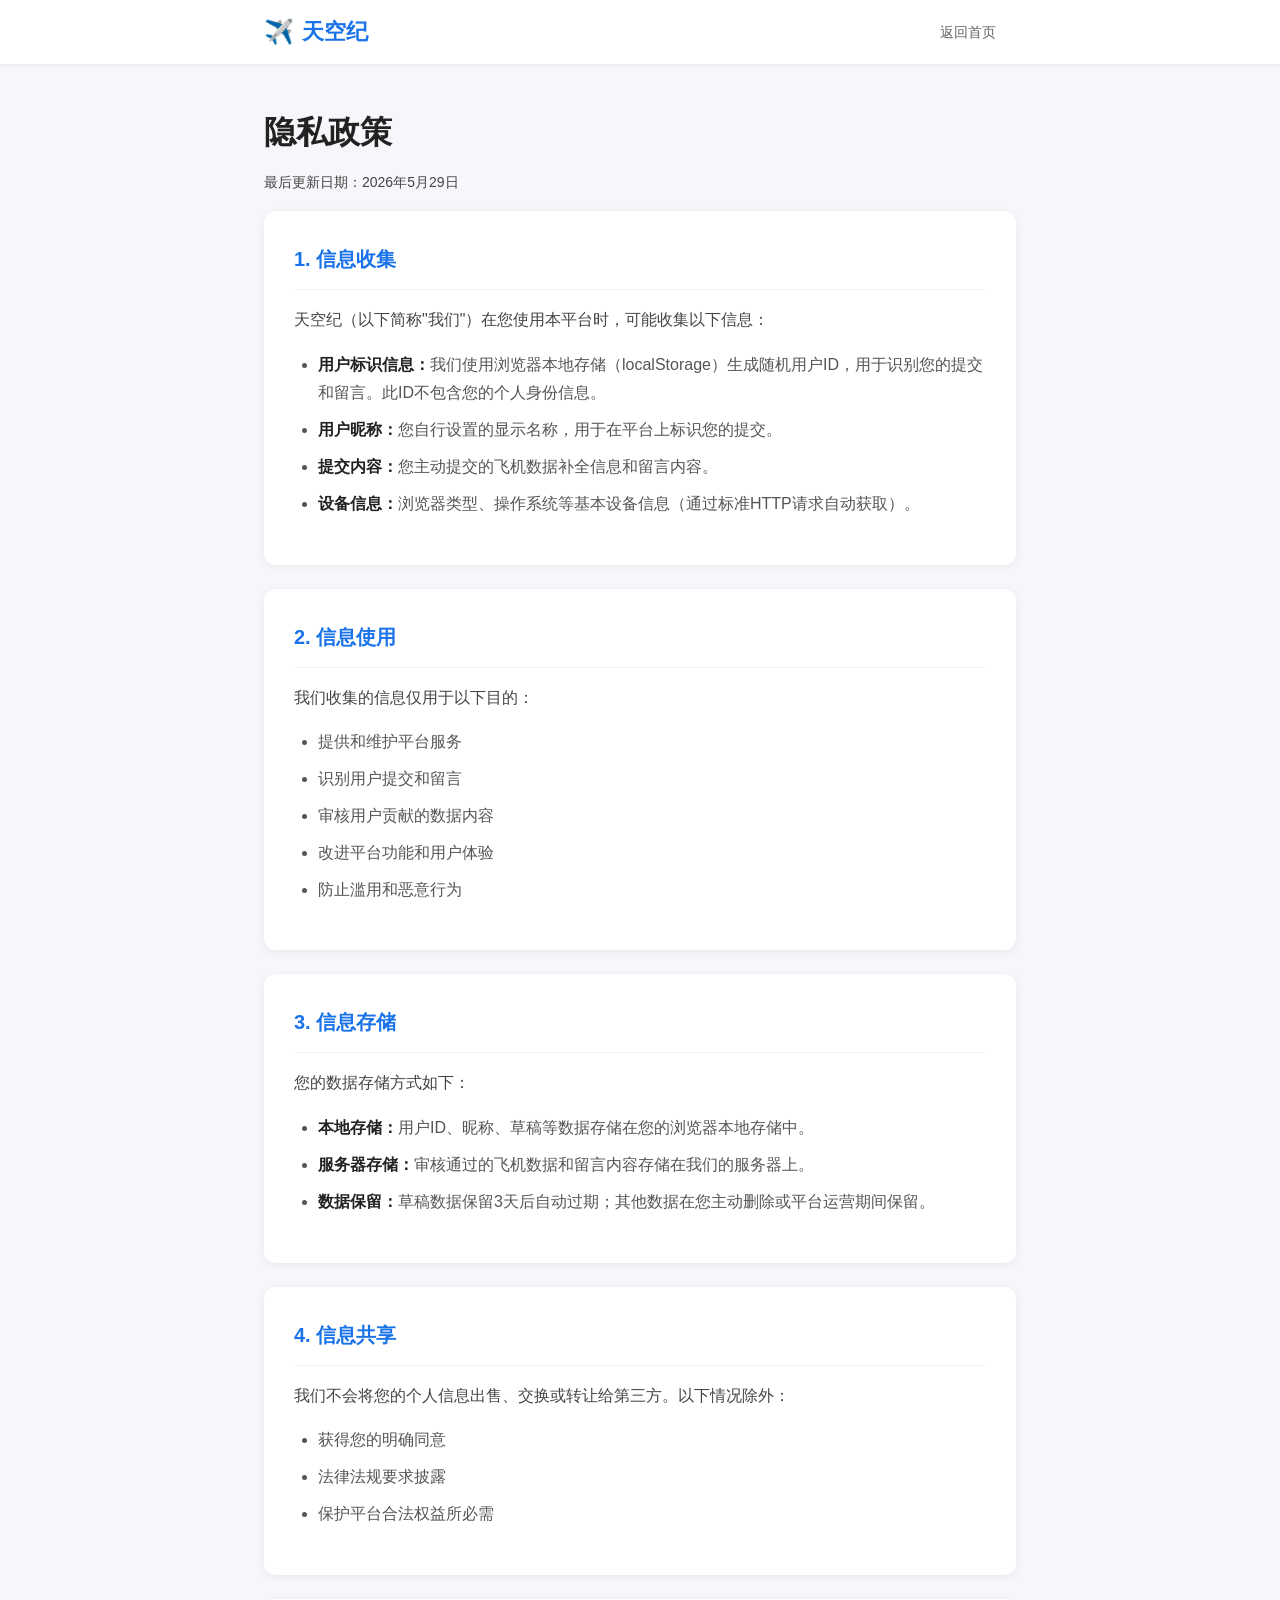
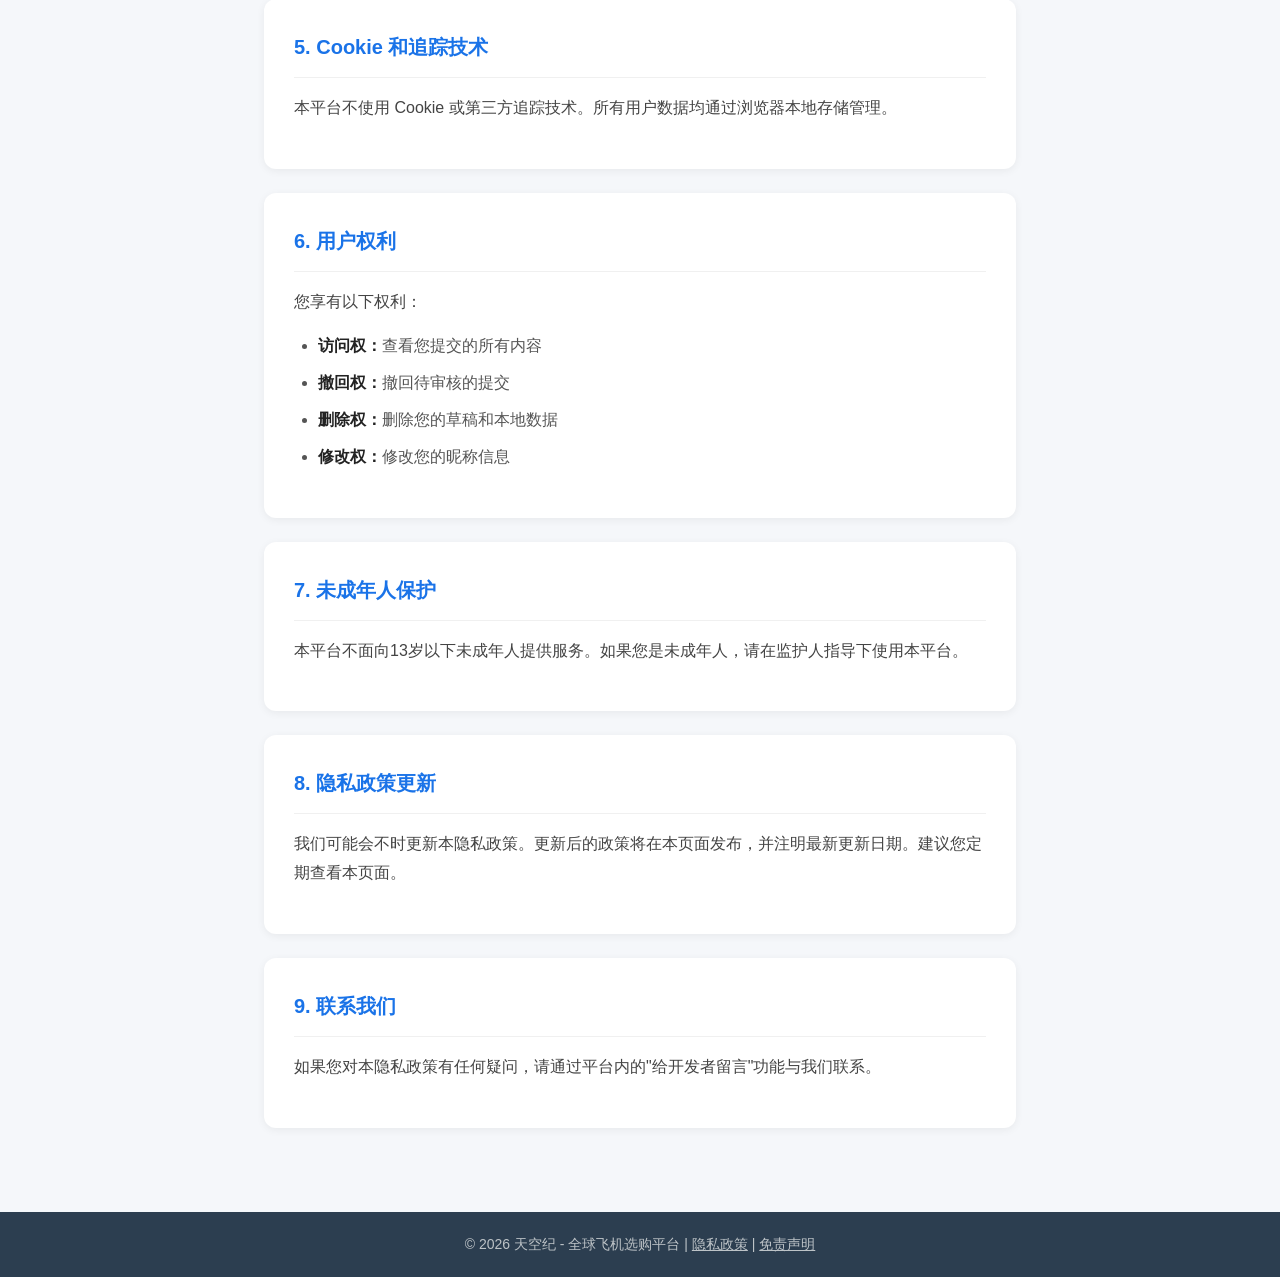
<file: privacy.html>
<!DOCTYPE html>
<html lang="zh-CN">
<head>
  <meta charset="UTF-8">
  <meta name="viewport" content="width=device-width, initial-scale=1.0">
  <title>隐私政策 - 天空纪</title>
  <link rel="stylesheet" href="css/legal.css">
  <link rel="icon" href="data:image/svg+xml,<svg xmlns='http://www.w3.org/2000/svg' viewBox='0 0 100 100'><text y='.9em' font-size='90'>✈️</text></svg>">
</head>
<body>
  <header class="legal-header">
    <div class="header-inner">
      <a href="index.html" class="logo">
        <span class="logo-icon">✈️</span>
        <span class="logo-text">天空纪</span>
      </a>
      <nav>
        <a href="index.html" class="nav-link">返回首页</a>
      </nav>
    </div>
  </header>

  <main class="legal-main">
    <div class="container">
      <h1>隐私政策</h1>
      <p class="update-date">最后更新日期：2026年5月29日</p>

      <section>
        <h2>1. 信息收集</h2>
        <p>天空纪（以下简称"我们"）在您使用本平台时，可能收集以下信息：</p>
        <ul>
          <li><strong>用户标识信息：</strong>我们使用浏览器本地存储（localStorage）生成随机用户ID，用于识别您的提交和留言。此ID不包含您的个人身份信息。</li>
          <li><strong>用户昵称：</strong>您自行设置的显示名称，用于在平台上标识您的提交。</li>
          <li><strong>提交内容：</strong>您主动提交的飞机数据补全信息和留言内容。</li>
          <li><strong>设备信息：</strong>浏览器类型、操作系统等基本设备信息（通过标准HTTP请求自动获取）。</li>
        </ul>
      </section>

      <section>
        <h2>2. 信息使用</h2>
        <p>我们收集的信息仅用于以下目的：</p>
        <ul>
          <li>提供和维护平台服务</li>
          <li>识别用户提交和留言</li>
          <li>审核用户贡献的数据内容</li>
          <li>改进平台功能和用户体验</li>
          <li>防止滥用和恶意行为</li>
        </ul>
      </section>

      <section>
        <h2>3. 信息存储</h2>
        <p>您的数据存储方式如下：</p>
        <ul>
          <li><strong>本地存储：</strong>用户ID、昵称、草稿等数据存储在您的浏览器本地存储中。</li>
          <li><strong>服务器存储：</strong>审核通过的飞机数据和留言内容存储在我们的服务器上。</li>
          <li><strong>数据保留：</strong>草稿数据保留3天后自动过期；其他数据在您主动删除或平台运营期间保留。</li>
        </ul>
      </section>

      <section>
        <h2>4. 信息共享</h2>
        <p>我们不会将您的个人信息出售、交换或转让给第三方。以下情况除外：</p>
        <ul>
          <li>获得您的明确同意</li>
          <li>法律法规要求披露</li>
          <li>保护平台合法权益所必需</li>
        </ul>
      </section>

      <section>
        <h2>5. Cookie 和追踪技术</h2>
        <p>本平台不使用 Cookie 或第三方追踪技术。所有用户数据均通过浏览器本地存储管理。</p>
      </section>

      <section>
        <h2>6. 用户权利</h2>
        <p>您享有以下权利：</p>
        <ul>
          <li><strong>访问权：</strong>查看您提交的所有内容</li>
          <li><strong>撤回权：</strong>撤回待审核的提交</li>
          <li><strong>删除权：</strong>删除您的草稿和本地数据</li>
          <li><strong>修改权：</strong>修改您的昵称信息</li>
        </ul>
      </section>

      <section>
        <h2>7. 未成年人保护</h2>
        <p>本平台不面向13岁以下未成年人提供服务。如果您是未成年人，请在监护人指导下使用本平台。</p>
      </section>

      <section>
        <h2>8. 隐私政策更新</h2>
        <p>我们可能会不时更新本隐私政策。更新后的政策将在本页面发布，并注明最新更新日期。建议您定期查看本页面。</p>
      </section>

      <section>
        <h2>9. 联系我们</h2>
        <p>如果您对本隐私政策有任何疑问，请通过平台内的"给开发者留言"功能与我们联系。</p>
      </section>
    </div>
  </main>

  <footer class="legal-footer">
    <div class="container">
      <p>&copy; 2026 天空纪 - 全球飞机选购平台 | <a href="privacy.html">隐私政策</a> | <a href="terms.html">免责声明</a></p>
    </div>
  </footer>
</body>
</html>
</file>
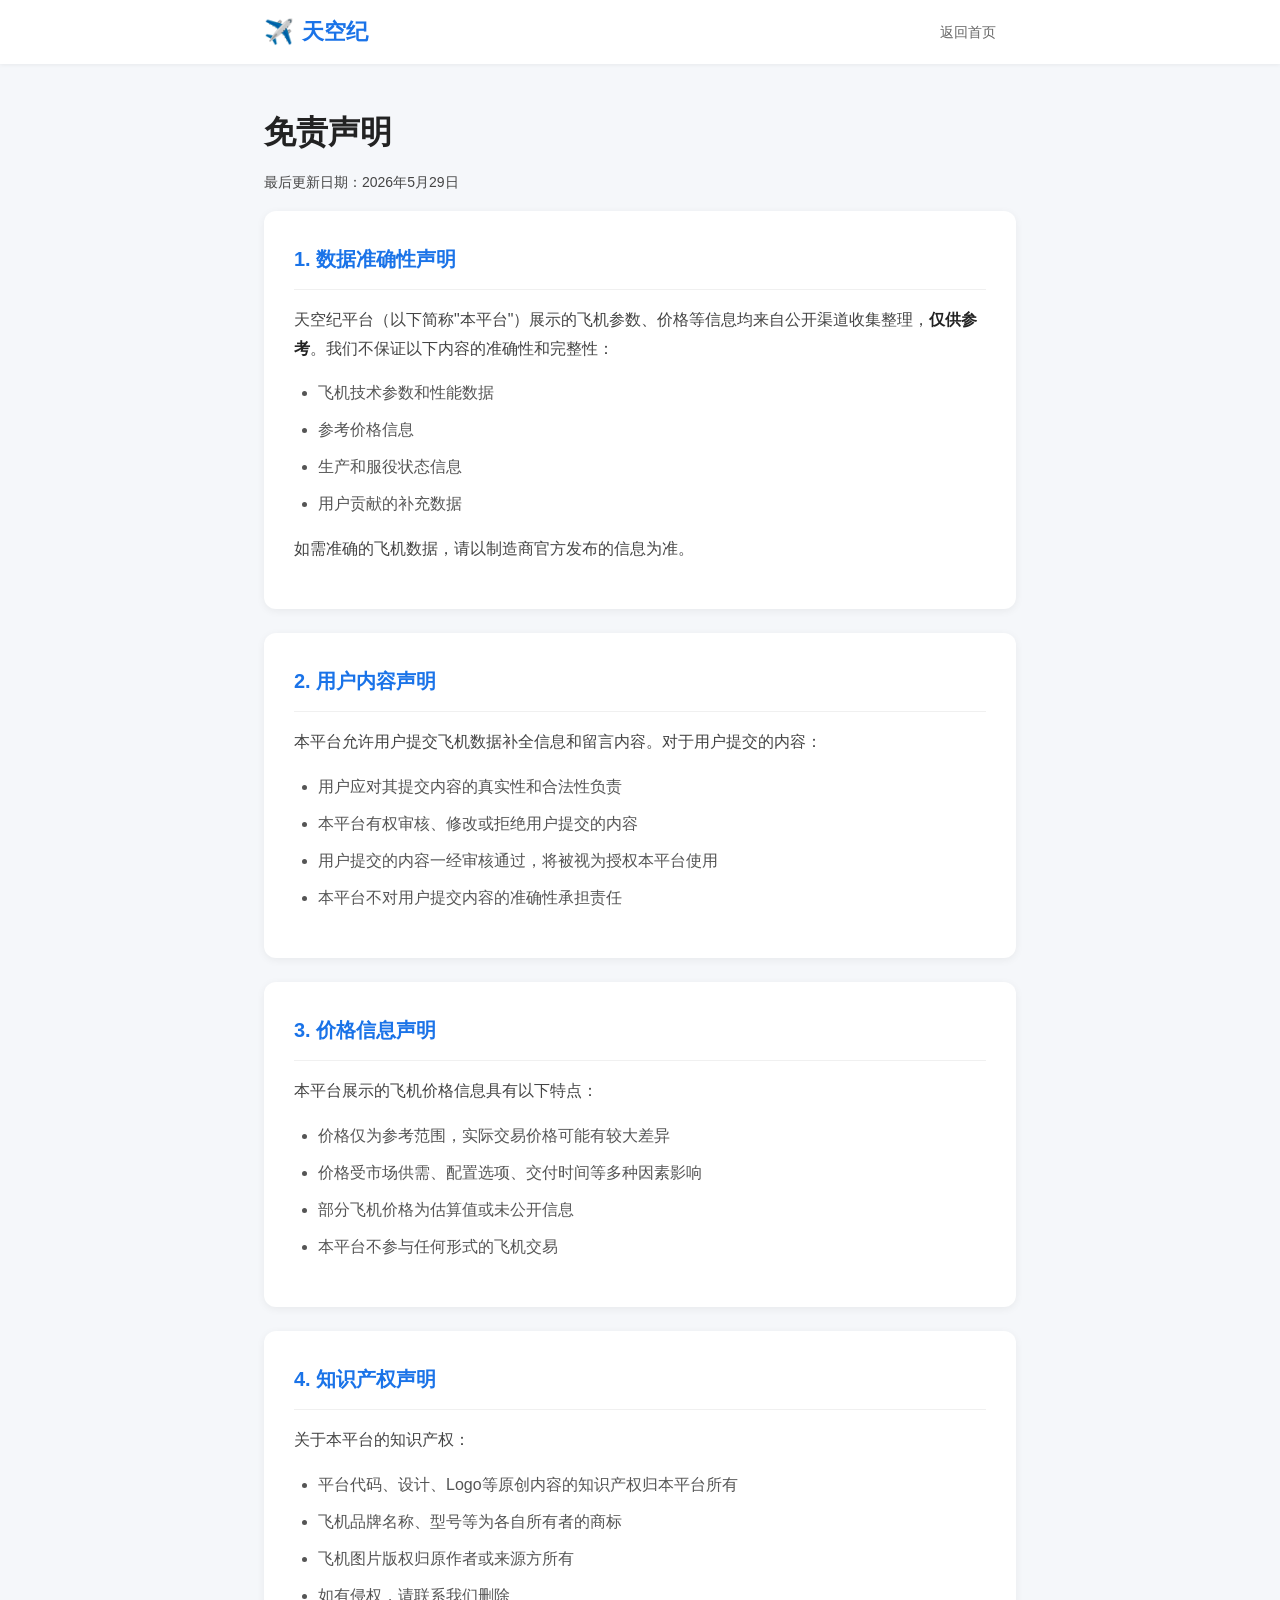
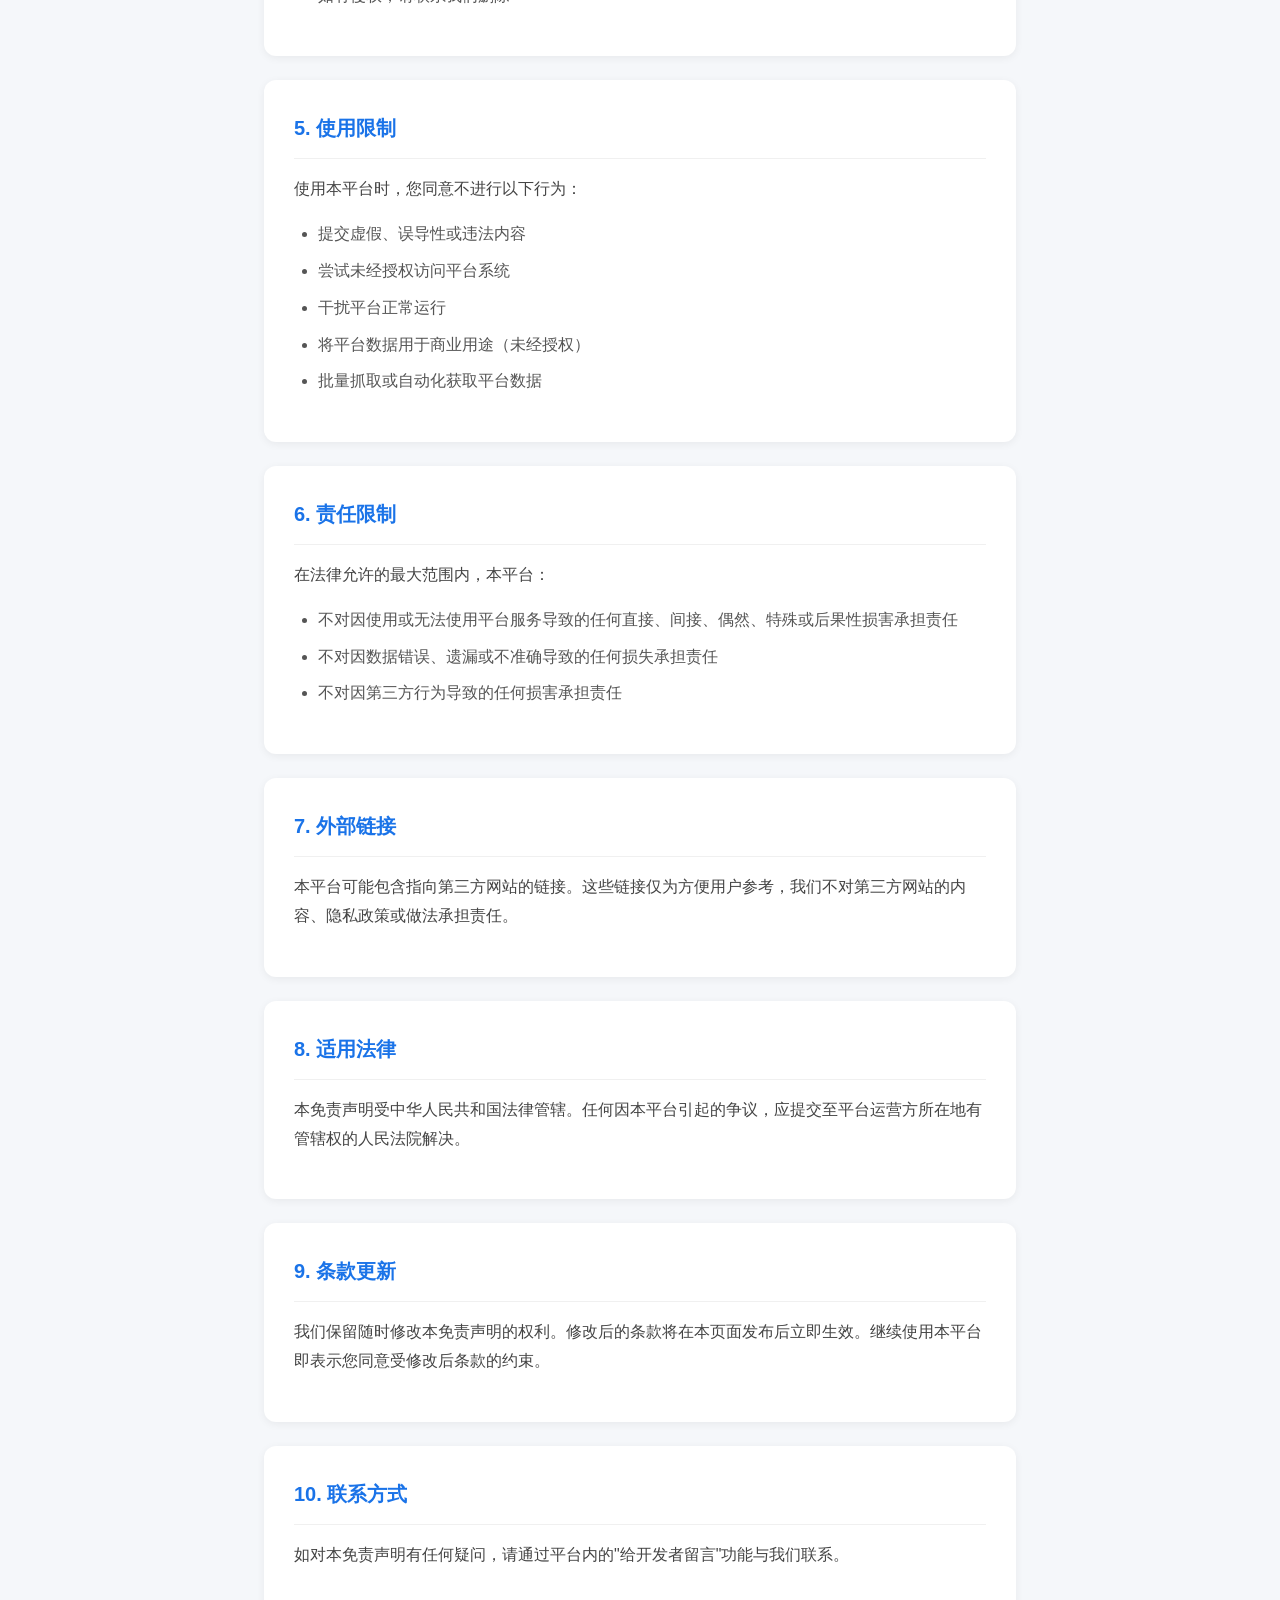
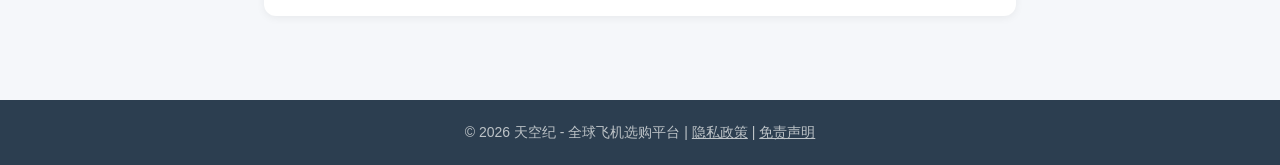
<file: terms.html>
<!DOCTYPE html>
<html lang="zh-CN">
<head>
  <meta charset="UTF-8">
  <meta name="viewport" content="width=device-width, initial-scale=1.0">
  <title>免责声明 - 天空纪</title>
  <link rel="stylesheet" href="css/legal.css">
  <link rel="icon" href="data:image/svg+xml,<svg xmlns='http://www.w3.org/2000/svg' viewBox='0 0 100 100'><text y='.9em' font-size='90'>✈️</text></svg>">
</head>
<body>
  <header class="legal-header">
    <div class="header-inner">
      <a href="index.html" class="logo">
        <span class="logo-icon">✈️</span>
        <span class="logo-text">天空纪</span>
      </a>
      <nav>
        <a href="index.html" class="nav-link">返回首页</a>
      </nav>
    </div>
  </header>

  <main class="legal-main">
    <div class="container">
      <h1>免责声明</h1>
      <p class="update-date">最后更新日期：2026年5月29日</p>

      <section>
        <h2>1. 数据准确性声明</h2>
        <p>天空纪平台（以下简称"本平台"）展示的飞机参数、价格等信息均来自公开渠道收集整理，<strong>仅供参考</strong>。我们不保证以下内容的准确性和完整性：</p>
        <ul>
          <li>飞机技术参数和性能数据</li>
          <li>参考价格信息</li>
          <li>生产和服役状态信息</li>
          <li>用户贡献的补充数据</li>
        </ul>
        <p>如需准确的飞机数据，请以制造商官方发布的信息为准。</p>
      </section>

      <section>
        <h2>2. 用户内容声明</h2>
        <p>本平台允许用户提交飞机数据补全信息和留言内容。对于用户提交的内容：</p>
        <ul>
          <li>用户应对其提交内容的真实性和合法性负责</li>
          <li>本平台有权审核、修改或拒绝用户提交的内容</li>
          <li>用户提交的内容一经审核通过，将被视为授权本平台使用</li>
          <li>本平台不对用户提交内容的准确性承担责任</li>
        </ul>
      </section>

      <section>
        <h2>3. 价格信息声明</h2>
        <p>本平台展示的飞机价格信息具有以下特点：</p>
        <ul>
          <li>价格仅为参考范围，实际交易价格可能有较大差异</li>
          <li>价格受市场供需、配置选项、交付时间等多种因素影响</li>
          <li>部分飞机价格为估算值或未公开信息</li>
          <li>本平台不参与任何形式的飞机交易</li>
        </ul>
      </section>

      <section>
        <h2>4. 知识产权声明</h2>
        <p>关于本平台的知识产权：</p>
        <ul>
          <li>平台代码、设计、Logo等原创内容的知识产权归本平台所有</li>
          <li>飞机品牌名称、型号等为各自所有者的商标</li>
          <li>飞机图片版权归原作者或来源方所有</li>
          <li>如有侵权，请联系我们删除</li>
        </ul>
      </section>

      <section>
        <h2>5. 使用限制</h2>
        <p>使用本平台时，您同意不进行以下行为：</p>
        <ul>
          <li>提交虚假、误导性或违法内容</li>
          <li>尝试未经授权访问平台系统</li>
          <li>干扰平台正常运行</li>
          <li>将平台数据用于商业用途（未经授权）</li>
          <li>批量抓取或自动化获取平台数据</li>
        </ul>
      </section>

      <section>
        <h2>6. 责任限制</h2>
        <p>在法律允许的最大范围内，本平台：</p>
        <ul>
          <li>不对因使用或无法使用平台服务导致的任何直接、间接、偶然、特殊或后果性损害承担责任</li>
          <li>不对因数据错误、遗漏或不准确导致的任何损失承担责任</li>
          <li>不对因第三方行为导致的任何损害承担责任</li>
        </ul>
      </section>

      <section>
        <h2>7. 外部链接</h2>
        <p>本平台可能包含指向第三方网站的链接。这些链接仅为方便用户参考，我们不对第三方网站的内容、隐私政策或做法承担责任。</p>
      </section>

      <section>
        <h2>8. 适用法律</h2>
        <p>本免责声明受中华人民共和国法律管辖。任何因本平台引起的争议，应提交至平台运营方所在地有管辖权的人民法院解决。</p>
      </section>

      <section>
        <h2>9. 条款更新</h2>
        <p>我们保留随时修改本免责声明的权利。修改后的条款将在本页面发布后立即生效。继续使用本平台即表示您同意受修改后条款的约束。</p>
      </section>

      <section>
        <h2>10. 联系方式</h2>
        <p>如对本免责声明有任何疑问，请通过平台内的"给开发者留言"功能与我们联系。</p>
      </section>
    </div>
  </main>

  <footer class="legal-footer">
    <div class="container">
      <p>&copy; 2026 天空纪 - 全球飞机选购平台 | <a href="privacy.html">隐私政策</a> | <a href="terms.html">免责声明</a></p>
    </div>
  </footer>
</body>
</html>
</file>
<file: css/legal.css>
* { margin: 0; padding: 0; box-sizing: border-box; }

body {
  font-family: -apple-system, BlinkMacSystemFont, "Segoe UI", "PingFang SC", "Microsoft YaHei", sans-serif;
  background: #f5f7fa;
  color: #222;
  line-height: 1.8;
}

.container { max-width: 800px; margin: 0 auto; padding: 0 24px; }

/* Header */
.legal-header {
  background: #fff;
  box-shadow: 0 1px 4px rgba(0,0,0,0.06);
  position: sticky;
  top: 0;
  z-index: 100;
}

.header-inner {
  display: flex;
  align-items: center;
  justify-content: space-between;
  height: 64px;
  max-width: 800px;
  margin: 0 auto;
  padding: 0 24px;
}

.logo {
  display: flex;
  align-items: center;
  gap: 8px;
  text-decoration: none;
}

.logo-icon { font-size: 24px; }
.logo-text { font-size: 22px; font-weight: 700; color: #1a73e8; }

.nav-link {
  padding: 8px 20px;
  border-radius: 20px;
  font-size: 14px;
  color: #666;
  text-decoration: none;
  transition: all 0.2s;
}

.nav-link:hover { background: #e8f0fe; color: #1a73e8; text-decoration: none; }

/* Main */
.legal-main {
  padding: 40px 0 60px;
}

.legal-main h1 {
  font-size: 32px;
  margin-bottom: 8px;
  color: #222;
}

.update-date {
  color: #999;
  font-size: 14px;
  margin-bottom: 40px;
}

.legal-main section {
  background: #fff;
  border-radius: 12px;
  padding: 30px;
  margin-bottom: 24px;
  box-shadow: 0 2px 8px rgba(0,0,0,0.06);
}

.legal-main h2 {
  font-size: 20px;
  color: #1a73e8;
  margin-bottom: 16px;
  padding-bottom: 12px;
  border-bottom: 1px solid #f0f0f0;
}

.legal-main p {
  margin-bottom: 16px;
  color: #444;
}

.legal-main ul {
  padding-left: 24px;
  margin-bottom: 16px;
}

.legal-main li {
  margin-bottom: 8px;
  color: #555;
}

.legal-main strong {
  color: #222;
}

/* Footer */
.legal-footer {
  background: #2c3e50;
  color: #bdc3c7;
  text-align: center;
  padding: 20px;
  font-size: 14px;
}

.legal-footer a { color: #bdc3c7; }
.legal-footer a:hover { color: #fff; }

@media (max-width: 768px) {
  .legal-main section { padding: 20px; }
  .legal-main h1 { font-size: 24px; }
}
</file>
